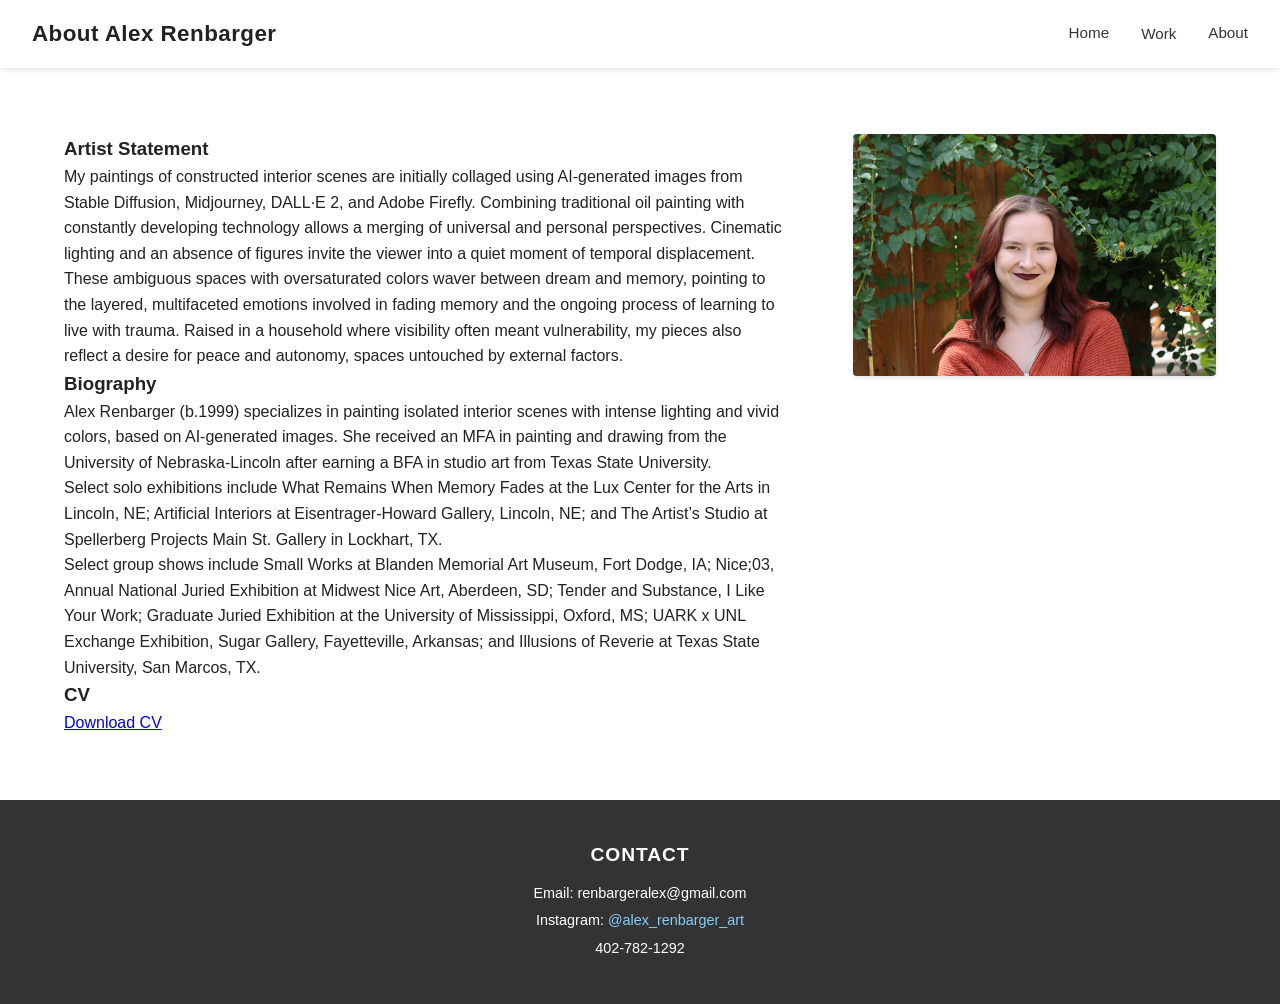
<file: about.html>
<!DOCTYPE html>
<html lang="en">

<head>
    <meta charset="UTF-8">
    <meta name="viewport" content="width=device-width, initial-scale=1.0">
    <title>Alex Renbarger</title>
    <link rel="stylesheet" href="css/style.css">
    <link rel="stylesheet" href="css/about.css">
</head>

<body>
    <header class="header">
        <div class="artist-name">About Alex Renbarger</div>
        <nav>
            <a href="/alexrenbarger/index.html">Home</a>
            <div class="dropdown">
                <a href="/alexrenbarger/work.html">Work</a>
                <!-- <div class="dropdown-content">
                    <a href="#recent">Recent Work</a>
                    <a href="#earlier">Earlier Work</a>
                </div> -->
            </div>
            <a href="#main-content">About</a>
        </nav>
    </header>

    <main class="main-content">
        <div class="container">            
            <div class="content-section">
                <section>
                    <h3>Artist Statement</h3>
                    <div class="artist-text">My paintings of constructed interior scenes are initially collaged using AI-generated images from Stable Diffusion, Midjourney, DALL·E 2, and Adobe Firefly. Combining traditional oil painting with constantly developing technology allows a merging of universal and personal perspectives. Cinematic lighting and an absence of figures invite the viewer into a quiet moment of temporal displacement. These ambiguous spaces with oversaturated colors waver between dream and memory, pointing to the layered, multifaceted emotions involved in fading memory and the ongoing process of learning to live with trauma. Raised in a household where visibility often meant vulnerability, my pieces also reflect a desire for peace and autonomy, spaces untouched by external factors.</div>
                </section>

                <section>
                    <h3>Biography</h3>
                    <div class="artist-text">Alex Renbarger (b.1999) specializes in painting isolated interior scenes with intense lighting and vivid colors, based on AI-generated images. She received an MFA in painting and drawing from the University of Nebraska-Lincoln after earning a BFA in studio art from Texas State University.</div>
                    <div class="artist-text">Select solo exhibitions include What Remains When Memory Fades at the Lux Center for the Arts in Lincoln, NE; Artificial Interiors at Eisentrager-Howard Gallery, Lincoln, NE; and The Artist’s Studio at Spellerberg Projects Main St. Gallery in Lockhart, TX. </div>
                    <div class="artist-text">Select group shows include Small Works at Blanden Memorial Art Museum, Fort Dodge, IA; Nice;03, Annual National Juried Exhibition at Midwest Nice Art, Aberdeen, SD; Tender and Substance, I Like Your Work; Graduate Juried Exhibition at the University of Mississippi, Oxford, MS; UARK x UNL Exchange Exhibition, Sugar Gallery, Fayetteville, Arkansas; and Illusions of Reverie at Texas State University, San Marcos, TX.</div>
                </section>

                <section>
                    <h3>CV</h3>
                    <a href="assets/documents/Renbarger_CV.docx" download> Download CV</a>
                </section>
            </div>
            <div class="profile-section">
                <img src="assets/images/headshot.jpg" alt="Artist Headshot" class="headshot">
            </div>
        </div>
    </main>

    <section id="contact" class="contact-section">
        <h2>Contact</h2>
        <p>Email: renbargeralex@gmail.com</p>
        <p>Instagram: <a href="https://instagram.com/alex_renbarger_art" target="_blank" rel="noopener noreferrer">@alex_renbarger_art</a></p>
        <p>402-782-1292</p>
    </section>
</body>

</html>
</file>
<file: css/style.css>
/* ── RESET & BASE ── */
*, *::before, *::after {
  margin: 0;
  padding: 0;
  box-sizing: border-box;
  font-family: 'Arial', sans-serif;
}

body {
  font-family: Georgia, 'Times New Roman', serif;
  line-height: 1.6;
  color: #222;
}

/* ── HEADER ── */
.header {
  display: flex;
  justify-content: space-between;
  align-items: center;
  padding: 1rem 2rem;
  background: white;
  box-shadow: 0 2px 5px rgba(0,0,0,0.1);
  position: fixed;
  width: 100%;
  top: 0;
  z-index: 100;
}

.artist-name {
  font-size: 1.4rem;
  font-weight: bold;
  letter-spacing: 0.02em;
}

nav {
  display: flex;
  gap: 2rem;
}

nav a {
  text-decoration: none;
  color: #333;
  font-size: 0.95rem;
  transition: color 0.2s;
}

nav a:hover {
  color: #000;
}

/* ── MAIN / GALLERY ── */
.main-content {
  margin-top: 70px; /* matches header height */
  padding: 2rem;
}

.gallery {
  display: grid;
  grid-template-columns: repeat(3, 1fr); /* 3 columns on desktop */
  gap: 1rem;
}

.gallery img {
  width: 100%;
  height: 310px;
  object-fit: cover;
  cursor: pointer;
  transition: transform 0.25s, opacity 0.25s;
  display: block;
}

.gallery img:hover {
  transform: scale(1.03);
  opacity: 0.92;
}

/* ── FOOTER ── */
.contact-section {
  padding: 2.5rem 2rem;
  background: #333;
  color: white;
  text-align: center;
}

.contact-section h2 {
  margin-bottom: 0.75rem;
  font-size: 1.2rem;
  letter-spacing: 0.05em;
  text-transform: uppercase;
}

.contact-section p {
  margin: 0.25rem 0;
  font-size: 0.9rem;
}

.contact-section a {
  color: #87cefa;
  text-decoration: none;
}

.contact-section a:hover {
  text-decoration: underline;
}

/* ── MODAL ── */
.modal {
  display: none; /* shown via JS: modal.style.display = 'flex' */
  position: fixed;
  inset: 0; /* shorthand for top/right/bottom/left: 0 */
  background: rgba(0,0,0,0.92);
  z-index: 200;
  align-items: center;
  justify-content: center;
}

.modal-content {
  display: flex;
  width: 90vw;
  max-width: 1100px;
  max-height: 90vh;
  background: white;
  overflow: hidden;
  border-radius: 2px;
}

.modal-content img {
  width: 70%;
  max-height: 90vh;
  object-fit: contain;
  background: #111;
  flex-shrink: 0;
}

.modal-info {
  width: 30%;
  padding: 2rem;
  overflow-y: auto;
  display: flex;
  flex-direction: column;
  gap: 0.5rem;
}

.modal-info h2 {
  font-size: 1.2rem;
  margin-bottom: 0.5rem;
}

.modal-info p {
  font-size: 0.9rem;
  color: #555;
}

.modal-close {
  position: fixed;
  top: 1.25rem;
  right: 1.5rem;
  background: none;
  border: none;
  color: white;
  font-size: 2.5rem;
  cursor: pointer;
  line-height: 1;
  z-index: 201;
}

.modal-nav {
  position: fixed;
  bottom: 1.5rem;
  left: 50%;
  transform: translateX(-50%);
  display: flex;
  gap: 2rem;
}

.modal-nav button {
  background: rgba(255,255,255,0.15);
  border: none;
  color: white;
  font-size: 1.8rem;
  padding: 0.4rem 1rem;
  cursor: pointer;
  border-radius: 4px;
  transition: background 0.2s;
}

.modal-nav button:hover {
  background: rgba(255,255,255,0.3);
}

/* ── RESPONSIVE ── */

/* Tablet: 2 columns */
@media (max-width: 900px) {
  .gallery {
    grid-template-columns: repeat(2, 1fr);
  }

  .modal-content {
    flex-direction: column;
    max-height: 85vh;
    overflow-y: auto;
  }

  .modal-content img {
    width: 100%;
    max-height: 55vh;
  }

  .modal-info {
    width: 100%;
    padding: 1.25rem;
  }
}

/* Mobile: 1 column */
@media (max-width: 560px) {
  .header {
    padding: 0.75rem 1rem;
  }

  nav {
    gap: 1rem;
  }

  .artist-name {
    font-size: 1.1rem;
  }

  .gallery {
    grid-template-columns: 1fr;
    padding: 0;
  }

  .gallery img {
    height: 260px;
  }

  .main-content {
    padding: 1rem;
  }
}
</file>
<file: css/about.css>
/* about.css */
.container {
  display: grid;
  grid-template-columns: 2fr 1fr;
  gap: 4rem;
  padding: 2rem;
}

.headshot {
  width: 100%;
  max-width: 400px;
  height: auto;         /* never set a fixed height on a portrait photo */
  border-radius: 4px;
  box-shadow: 0 2px 4px rgba(0,0,0,0.1);
}

/* Tablet */
@media (max-width: 900px) {
  .container {
    grid-template-columns: 1fr 1fr;  /* equal columns, less cramped */
    gap: 2rem;
  }
}

/* Mobile: fully stack */
@media (max-width: 600px) {
  .container {
    grid-template-columns: 1fr;
  }

  .profile-section {
    order: -1;           /* moves photo above the text on mobile */
  }

  .headshot {
    max-width: 260px;
    margin: 0 auto;
    display: block;
  }

  .content-section {
    padding-right: 0;
  }
}
</file>
